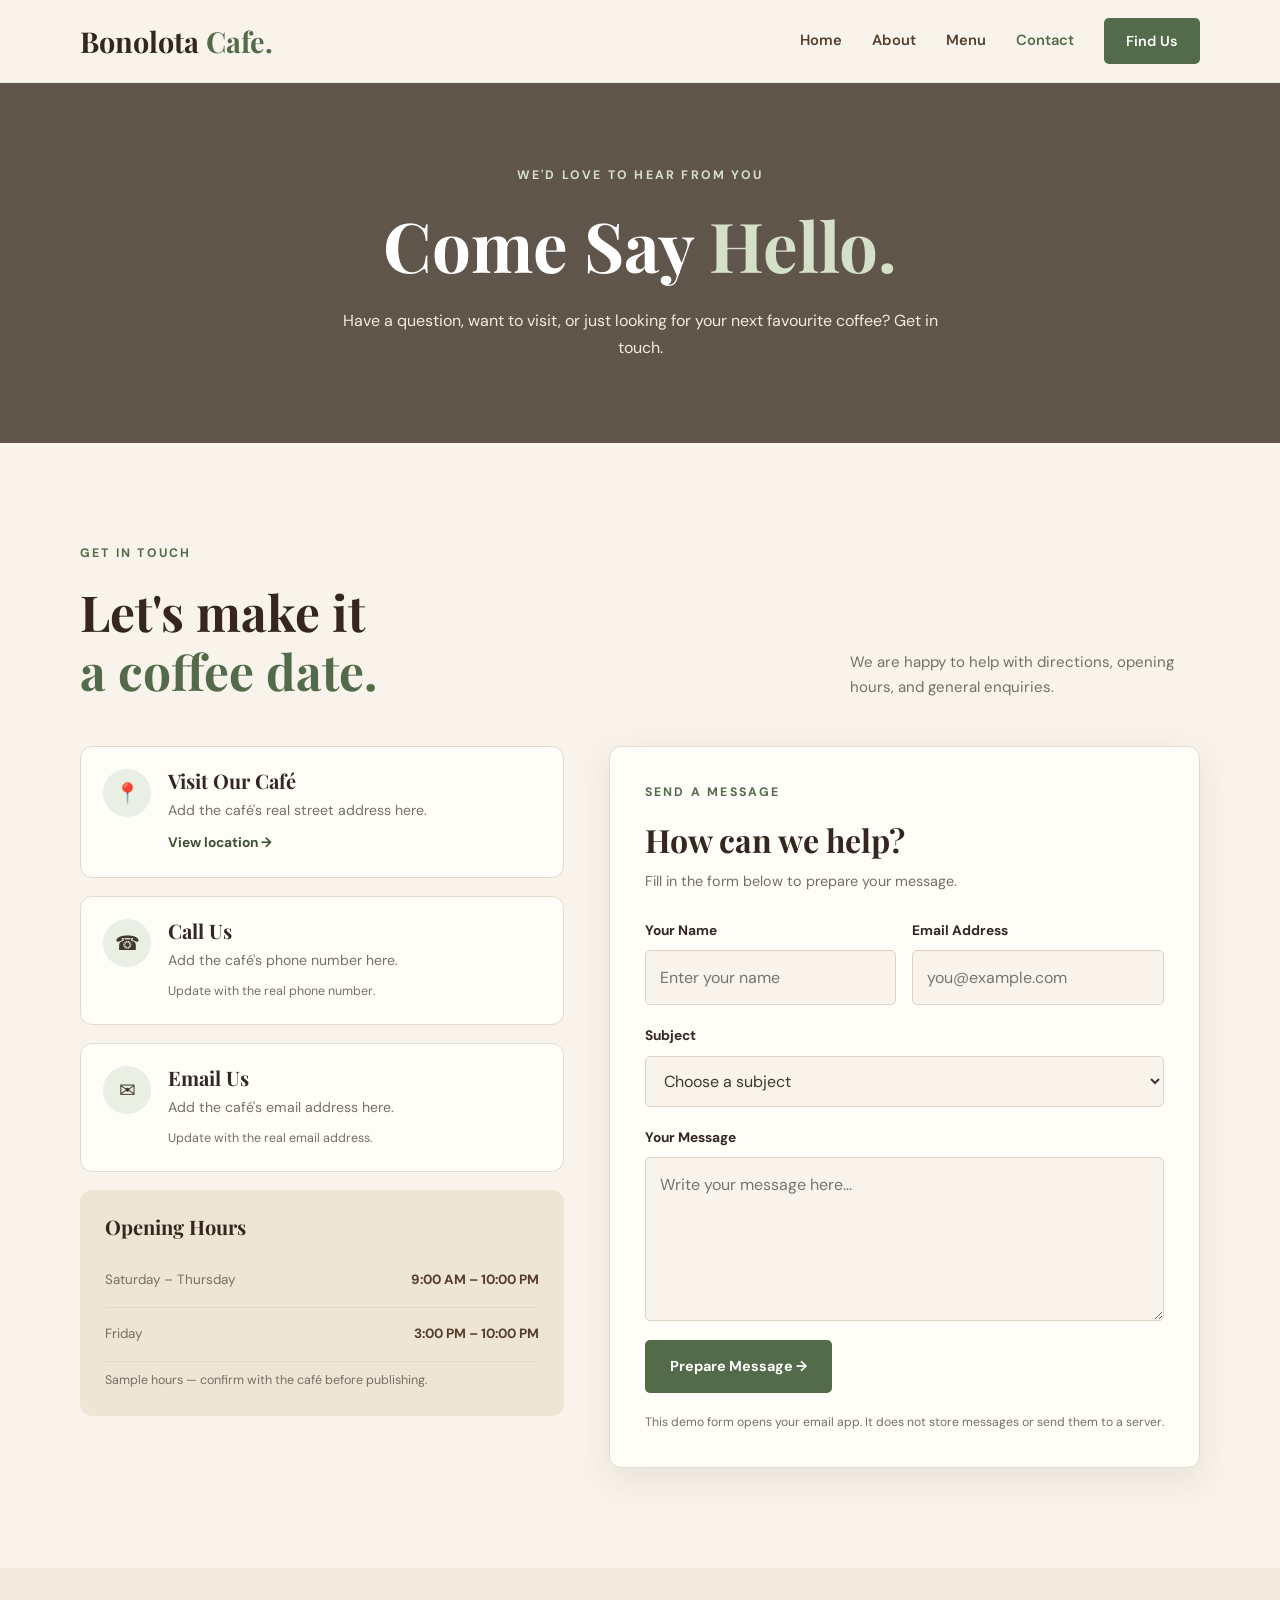
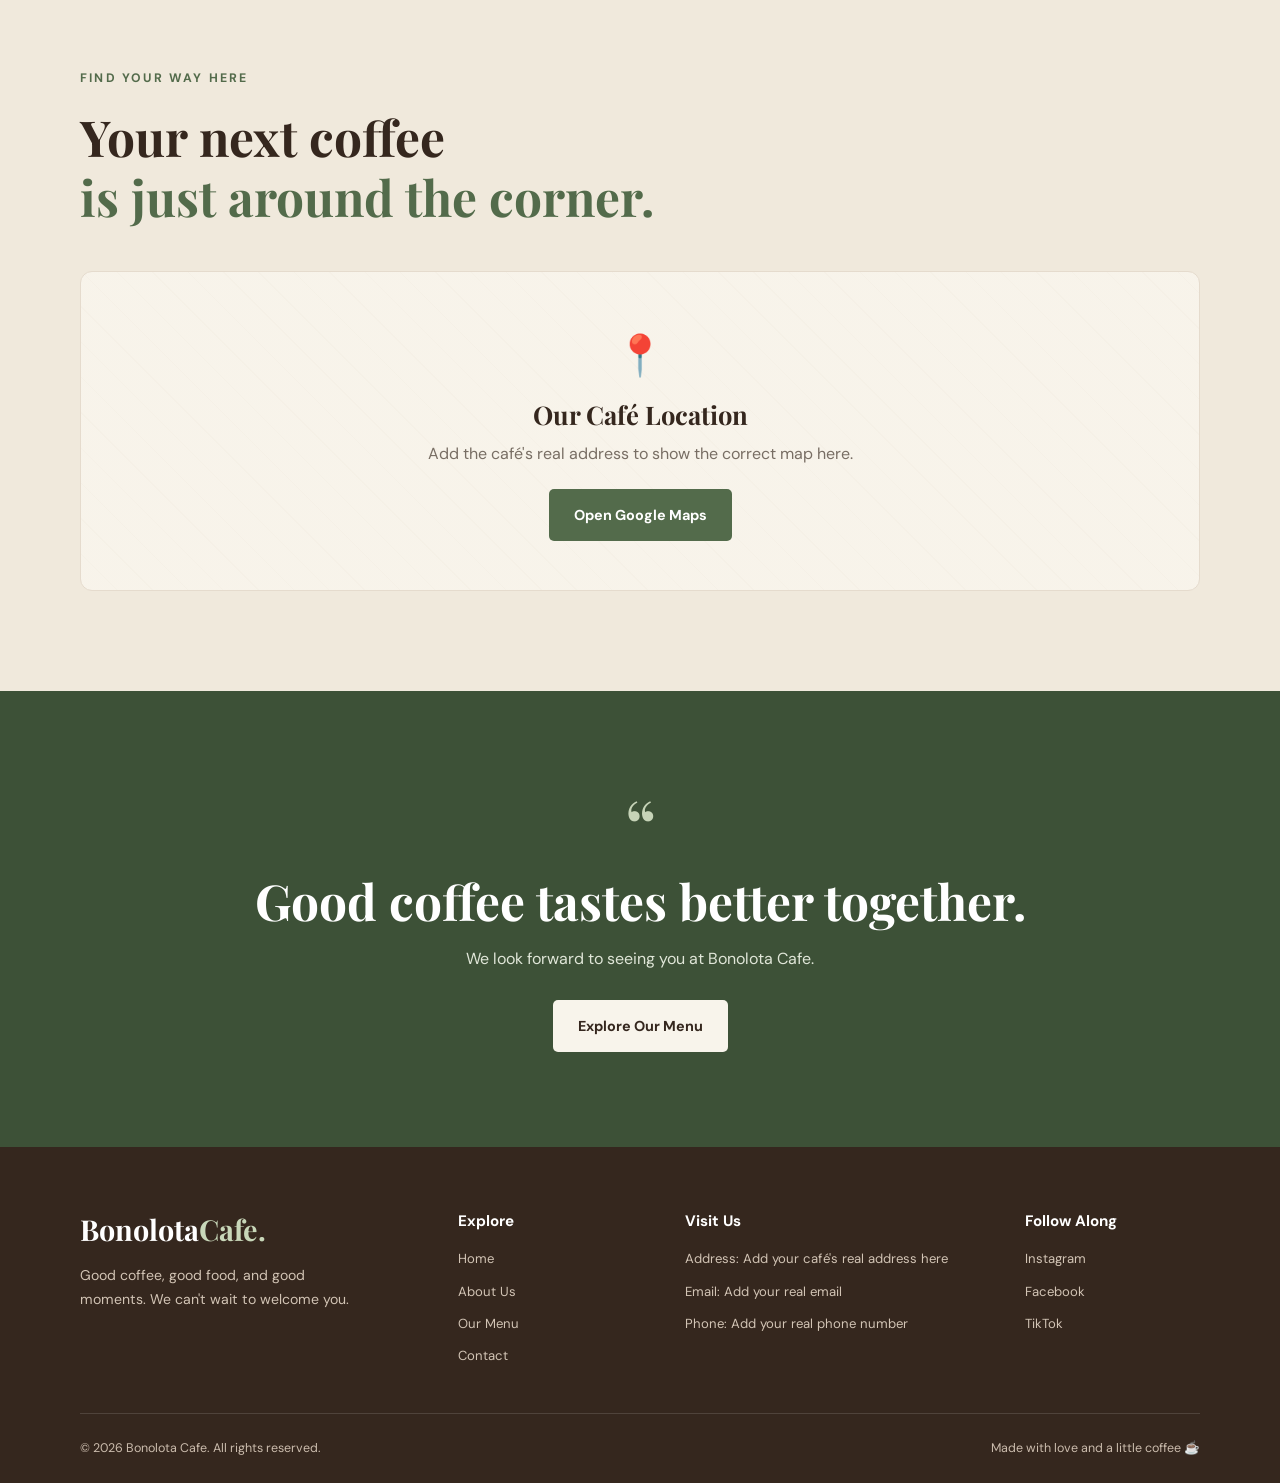
<file: contact.html>
<!DOCTYPE html>
<html lang="en">
<head>
  <meta charset="UTF-8">
  <meta name="viewport" content="width=device-width, initial-scale=1.0">

  <title>Contact Us | Bonolota Cafe</title>
  <meta name="description" content="Contact Bonolota Cafe for directions, opening hours, and enquiries.">

  <link rel="preconnect" href="https://fonts.googleapis.com">
  <link rel="preconnect" href="https://fonts.gstatic.com" crossorigin>
  <link href="https://fonts.googleapis.com/css2?family=DM+Sans:wght@400;500;600;700&family=Playfair+Display:wght@500;600;700&display=swap" rel="stylesheet">

  <link rel="stylesheet" href="style.css">
  <script src="script.js" defer></script>
</head>

<body>

  <!-- Header -->
  <header class="header">
    <div class="container nav-container">

      <a href="index.html" class="logo">Bonolota <span>Cafe.</span></a>

      <button class="menu-toggle" id="menuToggle"
        aria-label="Open navigation menu"
        aria-expanded="false"
        aria-controls="navMenu">☰</button>

      <nav class="navbar" id="navMenu">
        <a href="index.html">Home</a>
        <a href="about.html">About</a>
        <a href="menu.html">Menu</a>
        <a href="contact.html" class="active">Contact</a>
        <a href="#location" class="nav-button">Find Us</a>
      </nav>

    </div>
  </header>

  <main>

    <!-- Page Hero -->
    <section class="page-hero contact-hero">
      <div class="container page-hero-content">
        <p class="eyebrow">WE'D LOVE TO HEAR FROM YOU</p>
        <h1>Come Say <span>Hello.</span></h1>
        <p>
          Have a question, want to visit, or just looking for your next
          favourite coffee? Get in touch.
        </p>
      </div>
    </section>

    <!-- Contact Information -->
    <section class="section contact-section">
      <div class="container">

        <div class="section-heading">
          <div>
            <p class="eyebrow">GET IN TOUCH</p>
            <h2>Let's make it<br><span>a coffee date.</span></h2>
          </div>
          <p class="contact-intro">
            We are happy to help with directions, opening hours,
            and general enquiries.
          </p>
        </div>

        <div class="contact-grid">

          <!-- Contact Details -->
          <div class="contact-details">

            <article class="contact-card">
              <div class="contact-icon" aria-hidden="true">📍</div>
              <div>
                <h3>Visit Our Café</h3>
                <p>Add the café's real street address here.</p>
                <a href="#location" class="contact-link">View location →</a>
              </div>
            </article>

            <article class="contact-card">
              <div class="contact-icon" aria-hidden="true">☎</div>
              <div>
                <h3>Call Us</h3>
                <p>Add the café's phone number here.</p>
                <span class="contact-note">Update with the real phone number.</span>
              </div>
            </article>

            <article class="contact-card">
              <div class="contact-icon" aria-hidden="true">✉</div>
              <div>
                <h3>Email Us</h3>
                <p>Add the café's email address here.</p>
                <span class="contact-note">Update with the real email address.</span>
              </div>
            </article>

            <div class="contact-hours">
              <h3>Opening Hours</h3>
              <div class="hours-row">
                <span>Saturday – Thursday</span>
                <strong>9:00 AM – 10:00 PM</strong>
              </div>
              <div class="hours-row">
                <span>Friday</span>
                <strong>3:00 PM – 10:00 PM</strong>
              </div>
              <p class="contact-note">
                Sample hours — confirm with the café before publishing.
              </p>
            </div>

          </div>

          <!-- Contact Form -->
          <div class="contact-form-wrapper">
            <p class="eyebrow">SEND A MESSAGE</p>
            <h2>How can we help?</h2>
            <p class="form-description">
              Fill in the form below to prepare your message.
            </p>

            <form id="contactForm" class="contact-form">

              <div class="form-row">
                <div class="form-group">
                  <label for="fullName">Your Name</label>
                  <input
                    type="text"
                    id="fullName"
                    name="name"
                    placeholder="Enter your name"
                    autocomplete="name"
                    required>
                </div>

                <div class="form-group">
                  <label for="email">Email Address</label>
                  <input
                    type="email"
                    id="email"
                    name="email"
                    placeholder="you@example.com"
                    autocomplete="email"
                    required>
                </div>
              </div>

              <div class="form-group">
                <label for="subject">Subject</label>
                <select id="subject" name="subject" required>
                  <option value="">Choose a subject</option>
                  <option value="General enquiry">General enquiry</option>
                  <option value="Menu question">Menu question</option>
                  <option value="Opening hours">Opening hours</option>
                  <option value="Feedback">Feedback</option>
                  <option value="Other">Other</option>
                </select>
              </div>

              <div class="form-group">
                <label for="message">Your Message</label>
                <textarea
                  id="message"
                  name="message"
                  rows="5"
                  placeholder="Write your message here..."
                  required></textarea>
              </div>

              <button type="submit" class="btn btn-primary form-submit">
                Prepare Message →
              </button>

              <p class="form-status" id="formStatus" role="status" aria-live="polite"></p>

              <p class="form-disclaimer">
                This demo form opens your email app. It does not store
                messages or send them to a server.
              </p>

            </form>
          </div>

        </div>
      </div>
    </section>

    <!-- Location -->
    <section class="section location-section" id="location">
      <div class="container">

        <div class="section-heading">
          <div>
            <p class="eyebrow">FIND YOUR WAY HERE</p>
            <h2>Your next coffee<br><span>is just around the corner.</span></h2>
          </div>
        </div>

        <div class="map-placeholder">
          <div class="map-placeholder-content">
            <span class="map-pin" aria-hidden="true">📍</span>
            <h3>Our Café Location</h3>
            <p>
              Add the café's real address to show the correct map here.
            </p>
            <a
              class="btn btn-primary"
              href="https://www.google.com/maps"
              target="_blank"
              rel="noopener noreferrer">
              Open Google Maps
            </a>
          </div>
        </div>

      </div>
    </section>

    <!-- Call to Action -->
    <section class="quote-section">
      <div class="container quote-content">
        <span class="quote-mark" aria-hidden="true">“</span>
        <h2>Good coffee tastes better together.</h2>
        <p>We look forward to seeing you at Bonolota Cafe.</p>
        <a href="menu.html" class="btn btn-light">Explore Our Menu</a>
      </div>
    </section>

  </main>

  <!-- Footer -->
  <footer class="footer">
    <div class="container footer-grid">

      <div class="footer-brand">
        <a href="index.html" class="logo">Bonolota<span>Cafe.</span></a>
        <p>Good coffee, good food, and good moments. We can't wait to welcome you.</p>
      </div>

      <div class="footer-links">
        <h3>Explore</h3>
        <a href="index.html">Home</a>
        <a href="about.html">About Us</a>
        <a href="menu.html">Our Menu</a>
        <a href="contact.html" aria-current="page">Contact</a>
      </div>

      <div class="footer-links">
        <h3>Visit Us</h3>
        <p>Address: Add your café's real address here</p>
        <p>Email: Add your real email</p>
        <p>Phone: Add your real phone number</p>
      </div>

      <div class="footer-links">
        <h3>Follow Along</h3>
        <a href="#" target="_blank" rel="noopener noreferrer">Instagram</a>
        <a href="#" target="_blank" rel="noopener noreferrer">Facebook</a>
        <a href="#" target="_blank" rel="noopener noreferrer">TikTok</a>
      </div>

    </div>

    <div class="container footer-bottom">
      <p>© <span id="currentYear">2026</span> Bonolota Cafe. All rights reserved.</p>
      <p>Made with love and a little coffee ☕</p>
    </div>
  </footer>

</body>
</html>
</file>
<file: style.css>
/* ========================================
   BONOLOTA CAFE - MAIN STYLESHEET
   Colours: Brown, Cream & Green
======================================== */

:root {
  --brown: #563d2d;
  --brown-dark: #35271e;
  --brown-light: #795b43;
  --cream: #f8f4eb;
  --cream-dark: #eee5d5;
  --green: #536b4b;
  --green-dark: #3d5137;
  --white: #ffffff;
  --text: #40372f;
  --muted: #786e64;
  --border: #e5dbcd;
  --shadow: 0 12px 35px rgba(53, 39, 30, 0.09);
  --radius: 12px;
}

/* Reset */

* {
  margin: 0;
  padding: 0;
  box-sizing: border-box;
}

html {
  scroll-behavior: smooth;
  scroll-padding-top: 90px;
}

body {
  font-family: "DM Sans", sans-serif;
  background: var(--cream);
  color: var(--text);
  line-height: 1.7;
  overflow-x: hidden;
}

img {
  display: block;
  width: 100%;
  max-width: 100%;
  object-fit: cover;
}

a {
  color: inherit;
  text-decoration: none;
}

button,
input,
textarea,
select {
  font: inherit;
}

button,
a {
  -webkit-tap-highlight-color: transparent;
}

button:focus-visible,
a:focus-visible {
  outline: 3px solid #b5c99a;
  outline-offset: 4px;
}

.container {
  width: min(1120px, 90%);
  margin: 0 auto;
}

.section {
  padding: 100px 0;
}

h1,
h2,
h3,
.logo {
  font-family: "Playfair Display", Georgia, serif;
  line-height: 1.2;
}

h2 {
  font-size: clamp(2rem, 4vw, 3.1rem);
  color: var(--brown-dark);
}

h2 span,
.hero h1 span {
  color: var(--green);
}

p {
  color: var(--muted);
}

/* Header & Navigation */

.header {
  position: sticky;
  top: 0;
  z-index: 1000;
  background: rgba(248, 244, 235, 0.97);
  border-bottom: 1px solid rgba(86, 61, 45, 0.08);
  backdrop-filter: blur(12px);
}

.nav-container {
  min-height: 82px;
  display: flex;
  justify-content: space-between;
  align-items: center;
  gap: 25px;
}

.logo {
  font-size: 1.8rem;
  font-weight: 700;
  color: var(--brown-dark);
  white-space: nowrap;
}

.logo span {
  color: var(--green);
}

.navbar {
  display: flex;
  align-items: center;
  gap: 30px;
}

.navbar > a:not(.nav-button) {
  font-size: 0.92rem;
  font-weight: 600;
  color: var(--brown);
  transition: color 0.25s ease;
}

.navbar > a:not(.nav-button):hover,
.navbar > a.active {
  color: var(--green);
}

.nav-button {
  display: inline-flex;
  justify-content: center;
  align-items: center;
  padding: 11px 22px;
  background: var(--green);
  color: var(--white);
  border-radius: 5px;
  font-size: 0.9rem;
  font-weight: 600;
  transition: background 0.25s, transform 0.25s;
}

.nav-button:hover {
  background: var(--green-dark);
  transform: translateY(-2px);
}

.menu-toggle {
  display: none;
  background: transparent;
  color: var(--brown-dark);
  border: 0;
  font-size: 1.8rem;
  cursor: pointer;
  line-height: 1;
}

/* Hero */

.hero {
  position: relative;
  min-height: 650px;
  min-height: min(760px, 85vh);
  display: flex;
  align-items: center;
  background-image: url("https://images.unsplash.com/photo-1442512595331-e89e73853f31?auto=format&fit=crop&w=2000&q=90");
  background-position: center;
  background-size: cover;
  background-color: var(--brown-dark);
  isolation: isolate;
}

.hero-overlay {
  position: absolute;
  inset: 0;
  z-index: -1;
  background: linear-gradient(
    90deg,
    rgba(37, 27, 20, 0.88) 0%,
    rgba(37, 27, 20, 0.68) 48%,
    rgba(37, 27, 20, 0.16) 100%
  );
}

.hero-content {
  padding-top: 45px;
  padding-bottom: 70px;
  animation: fadeUp 0.8s ease both;
}

.eyebrow {
  color: var(--green);
  font-size: 0.77rem;
  font-weight: 700;
  letter-spacing: 2.2px;
  margin-bottom: 18px;
}

.hero .eyebrow {
  color: #d5e0c8;
}

.hero h1 {
  max-width: 700px;
  color: var(--white);
  font-size: clamp(3rem, 6.7vw, 5.5rem);
  letter-spacing: -1.5px;
  margin-bottom: 24px;
}

.hero h1 span {
  color: #d5e0c8;
}

.hero-description {
  color: #f2e9dc;
  max-width: 500px;
  font-size: 1.03rem;
  margin-bottom: 32px;
}

.hero-buttons {
  display: flex;
  flex-wrap: wrap;
  align-items: center;
  gap: 14px;
}

.btn {
  min-height: 49px;
  padding: 13px 24px;
  display: inline-flex;
  align-items: center;
  justify-content: center;
  border: 1px solid transparent;
  border-radius: 5px;
  font-size: 0.9rem;
  font-weight: 700;
  cursor: pointer;
  text-align: center;
  transition:
    background 0.25s ease,
    color 0.25s ease,
    transform 0.25s ease,
    box-shadow 0.25s ease;
}

.btn:hover {
  transform: translateY(-3px);
  box-shadow: 0 8px 20px rgba(0, 0, 0, 0.12);
}

.btn-primary {
  color: var(--white);
  background: var(--green);
}

.btn-primary:hover {
  background: var(--green-dark);
}

.btn-outline {
  color: var(--white);
  border-color: rgba(255, 255, 255, 0.75);
  background: rgba(255, 255, 255, 0.05);
}

.btn-outline:hover {
  background: var(--white);
  color: var(--brown-dark);
}

.btn-light {
  color: var(--brown-dark);
  background: var(--cream);
}

.btn-light:hover {
  background: var(--white);
}

.hero-bottom {
  position: absolute;
  right: 5%;
  bottom: 24px;
  left: 5%;
  display: flex;
  justify-content: space-between;
  gap: 15px;
  color: rgba(255, 255, 255, 0.85);
  font-size: 0.8rem;
  letter-spacing: 0.5px;
}

/* Welcome / Intro */

.intro-grid {
  display: grid;
  grid-template-columns: 1fr 0.9fr;
  align-items: center;
  gap: 85px;
}

.intro-image {
  position: relative;
  min-width: 0;
}

.intro-image > img {
  height: 490px;
  border-radius: 160px 160px 10px 10px;
  box-shadow: var(--shadow);
}

.image-note {
  position: absolute;
  right: -25px;
  bottom: 30px;
  display: flex;
  flex-direction: column;
  background: var(--cream);
  padding: 20px 25px;
  border-left: 4px solid var(--green);
  box-shadow: var(--shadow);
}

.image-note strong {
  font-family: "Playfair Display", Georgia, serif;
  font-size: 1.15rem;
  color: var(--brown-dark);
}

.image-note span {
  color: var(--muted);
  font-size: 0.85rem;
}

.intro-content h2 {
  margin-bottom: 25px;
}

.intro-content > p:not(.eyebrow) {
  margin-bottom: 17px;
  font-size: 0.96rem;
}

.text-link {
  display: inline-flex;
  align-items: center;
  gap: 10px;
  margin-top: 12px;
  color: var(--green-dark);
  font-weight: 700;
  border-bottom: 1px solid var(--green);
  padding-bottom: 5px;
  transition: gap 0.25s ease, color 0.25s ease;
}

.text-link:hover {
  gap: 17px;
  color: var(--brown);
}

/* Featured Menu */

.favorites-section {
  background: #f0e9dc;
}

.section-heading {
  display: flex;
  justify-content: space-between;
  align-items: end;
  gap: 25px;
  margin-bottom: 45px;
}

.section-heading h2 {
  max-width: 600px;
}

.section-heading > .text-link {
  flex-shrink: 0;
  margin-bottom: 8px;
}

.menu-grid {
  display: grid;
  grid-template-columns: repeat(3, minmax(0, 1fr));
  gap: 28px;
}

.menu-card {
  min-width: 0;
  background: var(--cream);
  border-radius: var(--radius);
  overflow: hidden;
  box-shadow: 0 5px 20px rgba(53, 39, 30, 0.05);
  transition: transform 0.3s ease, box-shadow 0.3s ease;
}

.menu-card:hover {
  transform: translateY(-7px);
  box-shadow: var(--shadow);
}

.menu-card > img {
  height: 245px;
  transition: transform 0.5s ease;
}

.menu-card:hover > img {
  transform: scale(1.035);
}

.menu-card-content {
  padding: 23px;
}

.menu-card-title {
  display: flex;
  align-items: start;
  justify-content: space-between;
  gap: 12px;
  margin-bottom: 10px;
}

.menu-card-title h3 {
  color: var(--brown-dark);
  font-size: 1.28rem;
}

.price {
  color: var(--green-dark);
  font-weight: 700;
  white-space: nowrap;
}

.menu-card-content p {
  font-size: 0.9rem;
}

/* Quote */

.quote-section {
  position: relative;
  overflow: hidden;
  padding: 95px 0;
  text-align: center;
  background: var(--green-dark);
}

.quote-content {
  position: relative;
}

.quote-mark {
  display: block;
  color: #c6d3b7;
  font-family: "Playfair Display", Georgia, serif;
  font-size: 5rem;
  line-height: 1;
  margin-bottom: 5px;
}

.quote-content h2 {
  color: var(--white);
  margin-bottom: 14px;
}

.quote-content p {
  color: #e0e6d8;
  margin-bottom: 28px;
}

/* Visit Section */

.visit-grid {
  display: grid;
  grid-template-columns: 1fr 1fr;
  align-items: center;
  gap: 70px;
}

.visit-grid > div:first-child > p:not(.eyebrow) {
  max-width: 470px;
  margin: 22px 0 28px;
}

.hours-card {
  padding: 35px;
  background: #fffdf8;
  border: 1px solid var(--border);
  border-radius: var(--radius);
  box-shadow: var(--shadow);
}

.hours-card h3 {
  color: var(--brown-dark);
  font-size: 1.65rem;
  margin-bottom: 4px;
}

.hours-subtitle {
  font-size: 0.88rem;
  margin-bottom: 25px;
}

.hours-row {
  display: flex;
  justify-content: space-between;
  gap: 18px;
  padding: 15px 0;
  border-bottom: 1px solid var(--border);
  font-size: 0.84rem;
}

.hours-row span {
  color: var(--muted);
}

.hours-row strong {
  color: var(--brown);
  text-align: right;
}

.hours-note {
  margin-top: 22px;
  font-size: 0.8rem;
}

.hours-note span {
  color: var(--green);
  margin-right: 5px;
}

/* Footer */

.footer {
  background: var(--brown-dark);
  padding-top: 65px;
  color: #f4ebdf;
}

.footer-grid {
  display: grid;
  grid-template-columns: 1.35fr 0.75fr 1.2fr 0.7fr;
  gap: 40px;
  padding-bottom: 45px;
}

.footer .logo {
  display: inline-block;
  color: var(--white);
  margin-bottom: 17px;
}

.footer .logo span {
  color: #c8d7b9;
}

.footer-brand > p {
  max-width: 280px;
  color: #d2c4b5;
  font-size: 0.88rem;
}

.footer-links {
  display: flex;
  flex-direction: column;
  align-items: flex-start;
  gap: 10px;
}

.footer-links h3 {
  color: var(--white);
  font-family: "DM Sans", sans-serif;
  font-size: 0.95rem;
  margin-bottom: 8px;
}

.footer-links a,
.footer-links p {
  color: #d2c4b5;
  font-size: 0.82rem;
  overflow-wrap: anywhere;
}

.footer-links a {
  transition: color 0.2s ease;
}

.footer-links a:hover {
  color: #d5e0c8;
}

.footer-bottom {
  min-height: 70px;
  display: flex;
  justify-content: space-between;
  align-items: center;
  gap: 20px;
  border-top: 1px solid rgba(255, 255, 255, 0.13);
}

.footer-bottom p {
  color: #cbbcad;
  font-size: 0.78rem;
}

/* Simple animation */

@keyframes fadeUp {
  from {
    opacity: 0;
    transform: translateY(18px);
  }

  to {
    opacity: 1;
    transform: translateY(0);
  }
}

/* Tablet */

@media (max-width: 950px) {
  .section {
    padding: 75px 0;
  }

  .navbar {
    gap: 18px;
  }

  .intro-grid {
    gap: 45px;
  }

  .intro-image > img {
    height: 420px;
  }

  .menu-grid {
    gap: 18px;
  }

  .menu-card > img {
    height: 205px;
  }

  .menu-card-content {
    padding: 18px;
  }

  .menu-card-title h3 {
    font-size: 1.12rem;
  }

  .footer-grid {
    grid-template-columns: repeat(2, minmax(0, 1fr));
    gap: 35px;
  }
}

/* Mobile navigation */

@media (max-width: 700px) {
  .container {
    width: 90%;
  }

  .nav-container {
    min-height: 72px;
  }

  .logo {
    font-size: 1.6rem;
  }

  .menu-toggle {
    display: block;
  }

  .navbar {
    position: absolute;
    top: 100%;
    right: 0;
    left: 0;
    display: none;
    align-items: stretch;
    flex-direction: column;
    gap: 0;
    padding: 12px 5% 20px;
    background: var(--cream);
    border-top: 1px solid var(--border);
    box-shadow: 0 15px 25px rgba(53, 39, 30, 0.1);
  }

  .navbar.open {
    display: flex;
  }

  .navbar > a:not(.nav-button) {
    padding: 12px 0;
    border-bottom: 1px solid var(--border);
  }

  .navbar .nav-button {
    margin-top: 13px;
  }

  .hero {
    min-height: 620px;
    min-height: 78svh;
    background-position: 58% center;
  }

  .hero-overlay {
    background: linear-gradient(
      90deg,
      rgba(37, 27, 20, 0.88),
      rgba(37, 27, 20, 0.58)
    );
  }

  .hero-content {
    padding-top: 35px;
    padding-bottom: 90px;
  }

  .hero h1 {
    font-size: clamp(2.8rem, 11vw, 4.3rem);
    letter-spacing: -1px;
  }

  .hero-description {
    font-size: 0.95rem;
  }

  .hero-bottom {
    bottom: 18px;
    font-size: 0.69rem;
  }

  .section {
    padding: 65px 0;
  }

  .intro-grid,
  .visit-grid {
    grid-template-columns: 1fr;
    gap: 40px;
  }

  .intro-image {
    width: calc(100% - 15px);
  }

  .intro-image > img {
    height: 390px;
    border-radius: 120px 120px 10px 10px;
  }

  .image-note {
    right: -15px;
    bottom: 20px;
    padding: 15px 18px;
  }

  .section-heading {
    align-items: flex-start;
    flex-direction: column;
    gap: 10px;
    margin-bottom: 30px;
  }

  .section-heading > .text-link {
    margin-top: 8px;
  }

  .menu-grid {
    grid-template-columns: 1fr;
    gap: 24px;
  }

  .menu-card > img {
    height: 250px;
  }

  .menu-card-content {
    padding: 22px;
  }

  .menu-card-title h3 {
    font-size: 1.25rem;
  }

  .quote-section {
    padding: 70px 0;
  }

  .quote-content h2 {
    font-size: 2rem;
  }

  .hours-card {
    padding: 25px 20px;
  }

  .hours-row {
    flex-direction: column;
    gap: 3px;
  }

  .hours-row strong {
    text-align: left;
  }

  .footer {
    padding-top: 45px;
  }

  .footer-grid {
    grid-template-columns: 1fr 1fr;
    gap: 32px 22px;
    padding-bottom: 35px;
  }

  .footer-bottom {
    padding-top: 18px;
    padding-bottom: 18px;
    flex-direction: column;
    align-items: flex-start;
    justify-content: center;
    gap: 5px;
  }
}

/* Small mobile */

@media (max-width: 380px) {
  .hero h1 {
    font-size: 2.6rem;
  }

  .hero-buttons {
    align-items: stretch;
    flex-direction: column;
  }

  .hero-buttons .btn {
    width: 100%;
  }

  .hero-bottom {
    font-size: 0.62rem;
  }

  .footer-grid {
    grid-template-columns: 1fr;
  }

  .intro-image > img {
    height: 320px;
  }
}

/* Reduce motion for accessibility */

@media (prefers-reduced-motion: reduce) {
  *,
  *::before,
  *::after {
    scroll-behavior: auto !important;
    animation-duration: 0.01ms !important;
    animation-iteration-count: 1 !important;
    transition-duration: 0.01ms !important;
  }
}



/* ========================================
   ABOUT PAGE STYLES
======================================== */

.page-hero {
  min-height: 360px;
  display: flex;
  align-items: center;
  background-color: var(--cream-dark);
  background-position: center;
  background-size: cover;
  text-align: center;
  padding: 75px 0;
}

.about-hero {
  background-image:
    linear-gradient(
      rgba(43, 32, 23, 0.72),
      rgba(43, 32, 23, 0.72)
    ),
    url("https://images.unsplash.com/photo-1442512595331-e89e73853f31?auto=format&fit=crop&w=1600&q=85");
}

.page-hero-content {
  max-width: 800px;
}

.page-hero .eyebrow {
  color: #d5e0c8;
}

.page-hero h1 {
  color: var(--white);
  font-size: clamp(2.5rem, 6vw, 4.3rem);
  margin-bottom: 20px;
}

.page-hero h1 span {
  color: #d5e0c8;
}

.page-hero-content > p:last-child {
  color: #f4ebdf;
  max-width: 600px;
  margin: 0 auto;
}

.about-values {
  background: #f0e9dc;
}

.values-grid {
  display: grid;
  grid-template-columns: repeat(3, minmax(0, 1fr));
  gap: 25px;
  margin-top: 40px;
}

.value-card {
  padding: 32px 25px;
  background: var(--cream);
  border: 1px solid var(--border);
  border-radius: var(--radius);
  transition: transform 0.3s ease, box-shadow 0.3s ease;
}

.value-card:hover {
  transform: translateY(-6px);
  box-shadow: var(--shadow);
}

.value-icon {
  width: 58px;
  height: 58px;
  display: grid;
  place-items: center;
  background: var(--cream-dark);
  border-radius: 50%;
  font-size: 1.7rem;
  margin-bottom: 22px;
}

.value-card h3 {
  font-size: 1.4rem;
  color: var(--brown-dark);
  margin-bottom: 12px;
}

.value-card p {
  font-size: 0.92rem;
}

.atmosphere-grid {
  display: grid;
  grid-template-columns: 0.9fr 1.1fr;
  align-items: center;
  gap: 60px;
}

.atmosphere-content > p:not(.eyebrow) {
  margin: 22px 0 28px;
}

.atmosphere-image img {
  height: 420px;
  border-radius: var(--radius);
  box-shadow: var(--shadow);
}

@media (max-width: 700px) {
  .page-hero {
    min-height: 320px;
    padding: 60px 0;
  }

  .values-grid,
  .atmosphere-grid {
    grid-template-columns: 1fr;
  }

  .values-grid {
    gap: 18px;
  }

  .value-card {
    padding: 25px 22px;
  }

  .atmosphere-grid {
    gap: 30px;
  }

  .atmosphere-image img {
    height: 300px;
  }
}


/* ========================================
   MENU PAGE STYLES
======================================== */

.menu-hero {
  background-image:
    linear-gradient(
      rgba(43, 32, 23, 0.72),
      rgba(43, 32, 23, 0.72)
    ),
    url("https://images.unsplash.com/photo-1495474472287-4d71bcdd2085?auto=format&fit=crop&w=1600&q=85");
}

.menu-heading {
  align-items: end;
}

.menu-intro {
  max-width: 360px;
  font-size: 0.94rem;
}

.menu-filters {
  display: flex;
  flex-wrap: wrap;
  justify-content: center;
  gap: 12px;
  margin: 35px 0 40px;
}

.filter-btn {
  padding: 11px 22px;
  border: 1px solid #d8ccbb;
  border-radius: 30px;
  background: transparent;
  color: var(--brown);
  font-size: 0.88rem;
  font-weight: 600;
  cursor: pointer;
  transition:
    background 0.25s ease,
    color 0.25s ease,
    border-color 0.25s ease,
    transform 0.25s ease;
}

.filter-btn:hover {
  border-color: var(--green);
  transform: translateY(-2px);
}

.filter-btn.active {
  color: var(--white);
  background: var(--green);
  border-color: var(--green);
}

.full-menu-grid {
  display: grid;
  grid-template-columns: repeat(3, minmax(0, 1fr));
  gap: 25px;
}

.food-card {
  min-width: 0;
  overflow: hidden;
  background: #fffdf8;
  border: 1px solid var(--border);
  border-radius: var(--radius);
  box-shadow: 0 5px 18px rgba(53, 39, 30, 0.04);
  transition: transform 0.3s ease, box-shadow 0.3s ease;
}

.food-card:hover {
  transform: translateY(-5px);
  box-shadow: var(--shadow);
}

.food-card[hidden] {
  display: none !important;
}

.food-card > img {
  height: 220px;
  transition: transform 0.4s ease;
}

.food-card:hover > img {
  transform: scale(1.04);
}

.food-card-body {
  padding: 22px;
}

.food-title-row {
  display: flex;
  align-items: start;
  justify-content: space-between;
  gap: 10px;
  margin-bottom: 10px;
}

.food-title-row h3 {
  color: var(--brown-dark);
  font-size: 1.2rem;
}

.food-title-row .price {
  font-size: 0.95rem;
}

.food-card-body > p {
  font-size: 0.87rem;
  min-height: 48px;
}

.food-category {
  display: inline-block;
  margin-top: 15px;
  padding: 5px 11px;
  color: var(--green-dark);
  background: #e9efe2;
  border-radius: 20px;
  font-size: 0.75rem;
  font-weight: 700;
}

.menu-empty {
  text-align: center;
  margin: 30px 0;
}

.menu-disclaimer {
  margin-top: 35px;
  text-align: center;
  font-size: 0.82rem;
}

@media (max-width: 950px) {
  .full-menu-grid {
    grid-template-columns: repeat(2, minmax(0, 1fr));
  }

  .food-card > img {
    height: 230px;
  }
}

@media (max-width: 700px) {
  .menu-heading {
    align-items: flex-start;
  }

  .menu-intro {
    max-width: 100%;
  }

  .menu-filters {
    justify-content: flex-start;
    gap: 9px;
    margin: 28px 0;
  }

  .filter-btn {
    padding: 9px 15px;
    font-size: 0.82rem;
  }

  .full-menu-grid {
    grid-template-columns: 1fr;
    gap: 22px;
  }

  .food-card > img {
    height: 250px;
  }

  .food-card-body {
    padding: 20px;
  }
}


/* ========================================
   CONTACT PAGE STYLES
======================================== */

.contact-hero {
  background-image:
    linear-gradient(
      rgba(43, 32, 23, 0.73),
      rgba(43, 32, 23, 0.73)
    ),
    url("https://images.unsplash.com/photo-1495474472287-4d71bcdd2085?auto=format&fit=crop&w=1600&q=85");
}

.contact-intro {
  max-width: 350px;
  font-size: 0.94rem;
}

.contact-grid {
  display: grid;
  grid-template-columns: 0.9fr 1.1fr;
  align-items: start;
  gap: 45px;
}

.contact-details {
  display: flex;
  flex-direction: column;
  gap: 18px;
}

.contact-card {
  display: flex;
  align-items: flex-start;
  gap: 17px;
  padding: 22px;
  background: #fffdf8;
  border: 1px solid var(--border);
  border-radius: var(--radius);
  transition: transform 0.25s ease, box-shadow 0.25s ease;
}

.contact-card:hover {
  transform: translateY(-3px);
  box-shadow: var(--shadow);
}

.contact-icon {
  flex-shrink: 0;
  width: 48px;
  height: 48px;
  display: grid;
  place-items: center;
  background: #e9efe2;
  border-radius: 50%;
  font-size: 1.25rem;
}

.contact-card h3,
.contact-hours h3 {
  color: var(--brown-dark);
  font-size: 1.25rem;
  margin-bottom: 6px;
}

.contact-card p {
  font-size: 0.88rem;
  overflow-wrap: anywhere;
}

.contact-link {
  display: inline-block;
  margin-top: 8px;
  color: var(--green-dark);
  font-size: 0.86rem;
  font-weight: 700;
}

.contact-link:hover {
  text-decoration: underline;
}

.contact-note {
  display: block;
  margin-top: 8px;
  color: var(--muted);
  font-size: 0.78rem;
}

.contact-hours {
  padding: 25px;
  background: var(--cream-dark);
  border-radius: var(--radius);
}

.contact-hours h3 {
  margin-bottom: 15px;
}

.contact-form-wrapper {
  padding: 35px;
  background: #fffdf8;
  border: 1px solid var(--border);
  border-radius: var(--radius);
  box-shadow: var(--shadow);
}

.contact-form-wrapper h2 {
  font-size: 2rem;
  margin-bottom: 10px;
}

.form-description {
  font-size: 0.9rem;
  margin-bottom: 25px;
}

.contact-form {
  display: flex;
  flex-direction: column;
  gap: 19px;
}

.form-row {
  display: grid;
  grid-template-columns: repeat(2, minmax(0, 1fr));
  gap: 16px;
}

.form-group {
  display: flex;
  flex-direction: column;
  gap: 8px;
  min-width: 0;
}

.form-group label {
  color: var(--brown-dark);
  font-size: 0.86rem;
  font-weight: 700;
}

.form-group input,
.form-group select,
.form-group textarea {
  width: 100%;
  min-width: 0;
  padding: 13px 14px;
  color: var(--text);
  background: var(--cream);
  border: 1px solid #ded3c3;
  border-radius: 5px;
  outline: none;
  transition: border-color 0.2s, box-shadow 0.2s;
}

.form-group input:focus,
.form-group select:focus,
.form-group textarea:focus {
  border-color: var(--green);
  box-shadow: 0 0 0 3px rgba(83, 107, 75, 0.12);
}

.form-group textarea {
  resize: vertical;
  min-height: 140px;
}

.form-submit {
  align-self: flex-start;
}

.form-status {
  font-size: 0.88rem;
  overflow-wrap: anywhere;
}

.form-status:empty {
  display: none;
}

.form-status.error {
  color: #a52c2c;
}

.form-status.success {
  color: var(--green-dark);
}

.form-disclaimer {
  font-size: 0.76rem;
}

.location-section {
  background: #f0e9dc;
}

.map-placeholder {
  min-height: 320px;
  display: grid;
  place-items: center;
  padding: 35px 20px;
  text-align: center;
  background:
    linear-gradient(rgba(248, 244, 235, 0.88), rgba(248, 244, 235, 0.88)),
    repeating-linear-gradient(
      45deg,
      #e3d8c8,
      #e3d8c8 1px,
      #f5efe5 1px,
      #f5efe5 25px
    );
  border: 1px solid var(--border);
  border-radius: var(--radius);
}

.map-placeholder-content {
  max-width: 480px;
}

.map-pin {
  display: block;
  font-size: 2.5rem;
  margin-bottom: 10px;
}

.map-placeholder h3 {
  color: var(--brown-dark);
  font-size: 1.6rem;
  margin-bottom: 10px;
}

.map-placeholder p {
  margin-bottom: 22px;
}

@media (max-width: 950px) {
  .contact-grid {
    gap: 25px;
  }

  .contact-form-wrapper {
    padding: 25px;
  }
}

@media (max-width: 700px) {
  .contact-grid {
    grid-template-columns: 1fr;
    gap: 30px;
  }

  .contact-form-wrapper {
    padding: 24px 18px;
  }

  .form-row {
    grid-template-columns: 1fr;
  }

  .contact-intro {
    max-width: 100%;
  }

  .map-placeholder {
    min-height: 280px;
  }
}

/* ========================================
   MOBILE NAVIGATION - FIXED
======================================== */

@media (max-width: 700px) {
  .header {
    position: sticky;
    top: 0;
    z-index: 10000;
  }

  .nav-container {
    position: relative;
    min-height: 72px;
    display: flex;
    align-items: center;
    justify-content: space-between;
  }

  .menu-toggle {
    display: flex;
    align-items: center;
    justify-content: center;
    width: 46px;
    height: 46px;
    padding: 0;
    font-size: 30px;
    cursor: pointer;
    position: relative;
    z-index: 10002;
  }

  .navbar {
    display: none;
    position: absolute;
    top: 100%;
    left: 0;
    right: 0;
    width: 100%;
    padding: 12px 5% 20px;
    flex-direction: column;
    align-items: stretch;
    gap: 0;
    background: #f8f4eb;
    border-top: 1px solid #e5dbcd;
    box-shadow: 0 12px 25px rgba(53, 39, 30, 0.15);
    z-index: 10001;
  }

  .navbar.active {
    display: flex !important;
  }

  .navbar > a,
  .navbar > a:not(.nav-button) {
    display: block;
    width: 100%;
    padding: 13px 5px;
    color: #563d2d;
    font-size: 16px;
    border-bottom: 1px solid #e5dbcd;
  }

  .navbar > a.active {
    color: #3d5137;
    font-weight: 700;
  }

  .navbar > a.nav-button {
    display: flex;
    width: 100%;
    justify-content: center;
    margin-top: 14px;
    padding: 12px 20px;
    color: #ffffff;
    border-bottom: none;
  }
}
</file>
